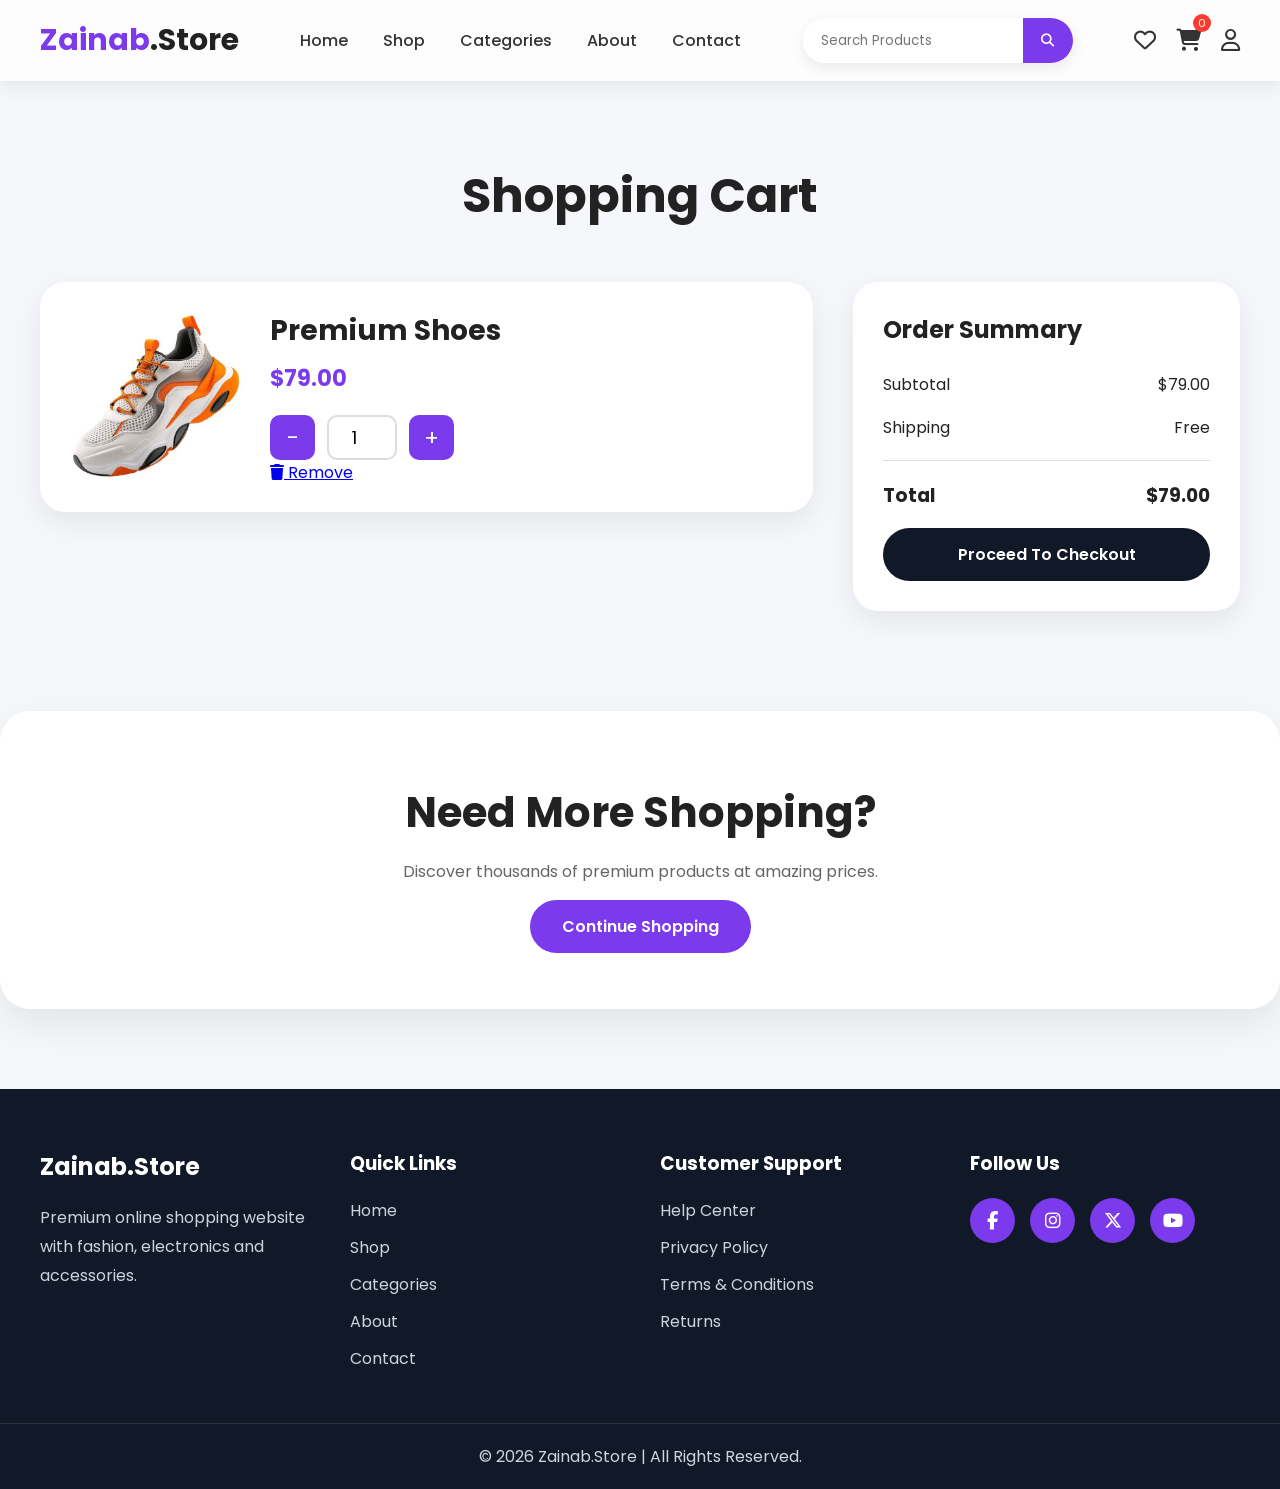
<file: cart.html>
<!DOCTYPE html>
<html lang="en">
<head>
<meta charset="UTF-8">
<meta name="viewport" content="width=device-width, initial-scale=1.0">
<title>Shopping Cart | Zainab.Store</title>

<link rel="stylesheet" href="style.css">

<link rel="stylesheet"
href="https://cdnjs.cloudflare.com/ajax/libs/font-awesome/6.7.2/css/all.min.css">

</head>
<body>

<header>

<nav class="navbar">

<a href="index.html" class="logo">
<span>Zainab</span>.Store
</a>

<ul class="nav-links">

<li><a href="index.html">Home</a></li>
<li><a href="shop.html">Shop</a></li>
<li><a href="categories.html">Categories</a></li>
<li><a href="about.html">About</a></li>
<li><a href="contact.html">Contact</a></li>

</ul>
<div class="search-box">

<input type="search" placeholder="Search Products">

<button>
<i class="fa-solid fa-magnifying-glass"></i>
</button>

</div>

<div class="nav-icons">

<a href="#">
<i class="fa-regular fa-heart"></i>
</a>

<a href="cart.html">
<i class="fa-solid fa-cart-shopping"></i>
<span class="cart-count">0</span>
</a>

<a href="login.html">
<i class="fa-regular fa-user"></i>
</a>

</div>

<div class="menu-toggle">
<i class="fa-solid fa-bars"></i>
</div>

</nav>

</header>

<section class="cart-page">

<h1>Shopping Cart</h1>

<div class="cart-container">

<div class="cart-item">

<img src="images/shoes.png" alt="Shoes">

<div class="cart-info">

<h2>Premium Shoes</h2>

<p class="price">$79.00</p>

<div class="quantity-box">

<button>-</button>

<input type="number" value="1" min="1">

<button>+</button>

</div>

<a href="#" class="remove-btn">
<i class="fa-solid fa-trash"></i>
Remove
</a>

</div>

</div>

<div class="cart-summary">

<h2>Order Summary</h2>

<p>
Subtotal
<span>$79.00</span>
</p>

<p>
Shipping
<span>Free</span>
</p>

<hr>

<h3>
Total
<span>$79.00</span>
</h3>

<a href="checkout.html" class="view-btn">
Proceed To Checkout
</a>

</div>

</div>

</section>

<section class="newsletter">

<div class="newsletter-content">

<h2>Need More Shopping?</h2>

<p>
Discover thousands of premium products at amazing prices.
</p>

<a href="shop.html" class="btn shop-btn">
Continue Shopping
</a>

</div>

</section>

<footer class="footer">

<div class="footer-container">

<div class="footer-box">

<h2>Zainab.Store</h2>

<p>
Premium online shopping website with fashion,
electronics and accessories.
</p>

</div>

<div class="footer-box">

<h3>Quick Links</h3>

<a href="index.html">Home</a>
<a href="shop.html">Shop</a>
<a href="categories.html">Categories</a>
<a href="about.html">About</a>
<a href="contact.html">Contact</a>

</div>

<div class="footer-box">

<h3>Customer Support</h3>

<a href="#">Help Center</a>
<a href="#">Privacy Policy</a>
<a href="#">Terms & Conditions</a>
<a href="#">Returns</a>

</div>

<div class="footer-box">

<h3>Follow Us</h3>

<div class="social-icons">

<a href="#"><i class="fa-brands fa-facebook-f"></i></a>
<a href="#"><i class="fa-brands fa-instagram"></i></a>
<a href="#"><i class="fa-brands fa-x-twitter"></i></a>
<a href="#"><i class="fa-brands fa-youtube"></i></a>

</div>

</div>

</div>

<div class="copyright">
© 2026 Zainab.Store | All Rights Reserved.
</div>

</footer>

<script src="script.js"></script>

</body>
</html>
</file>
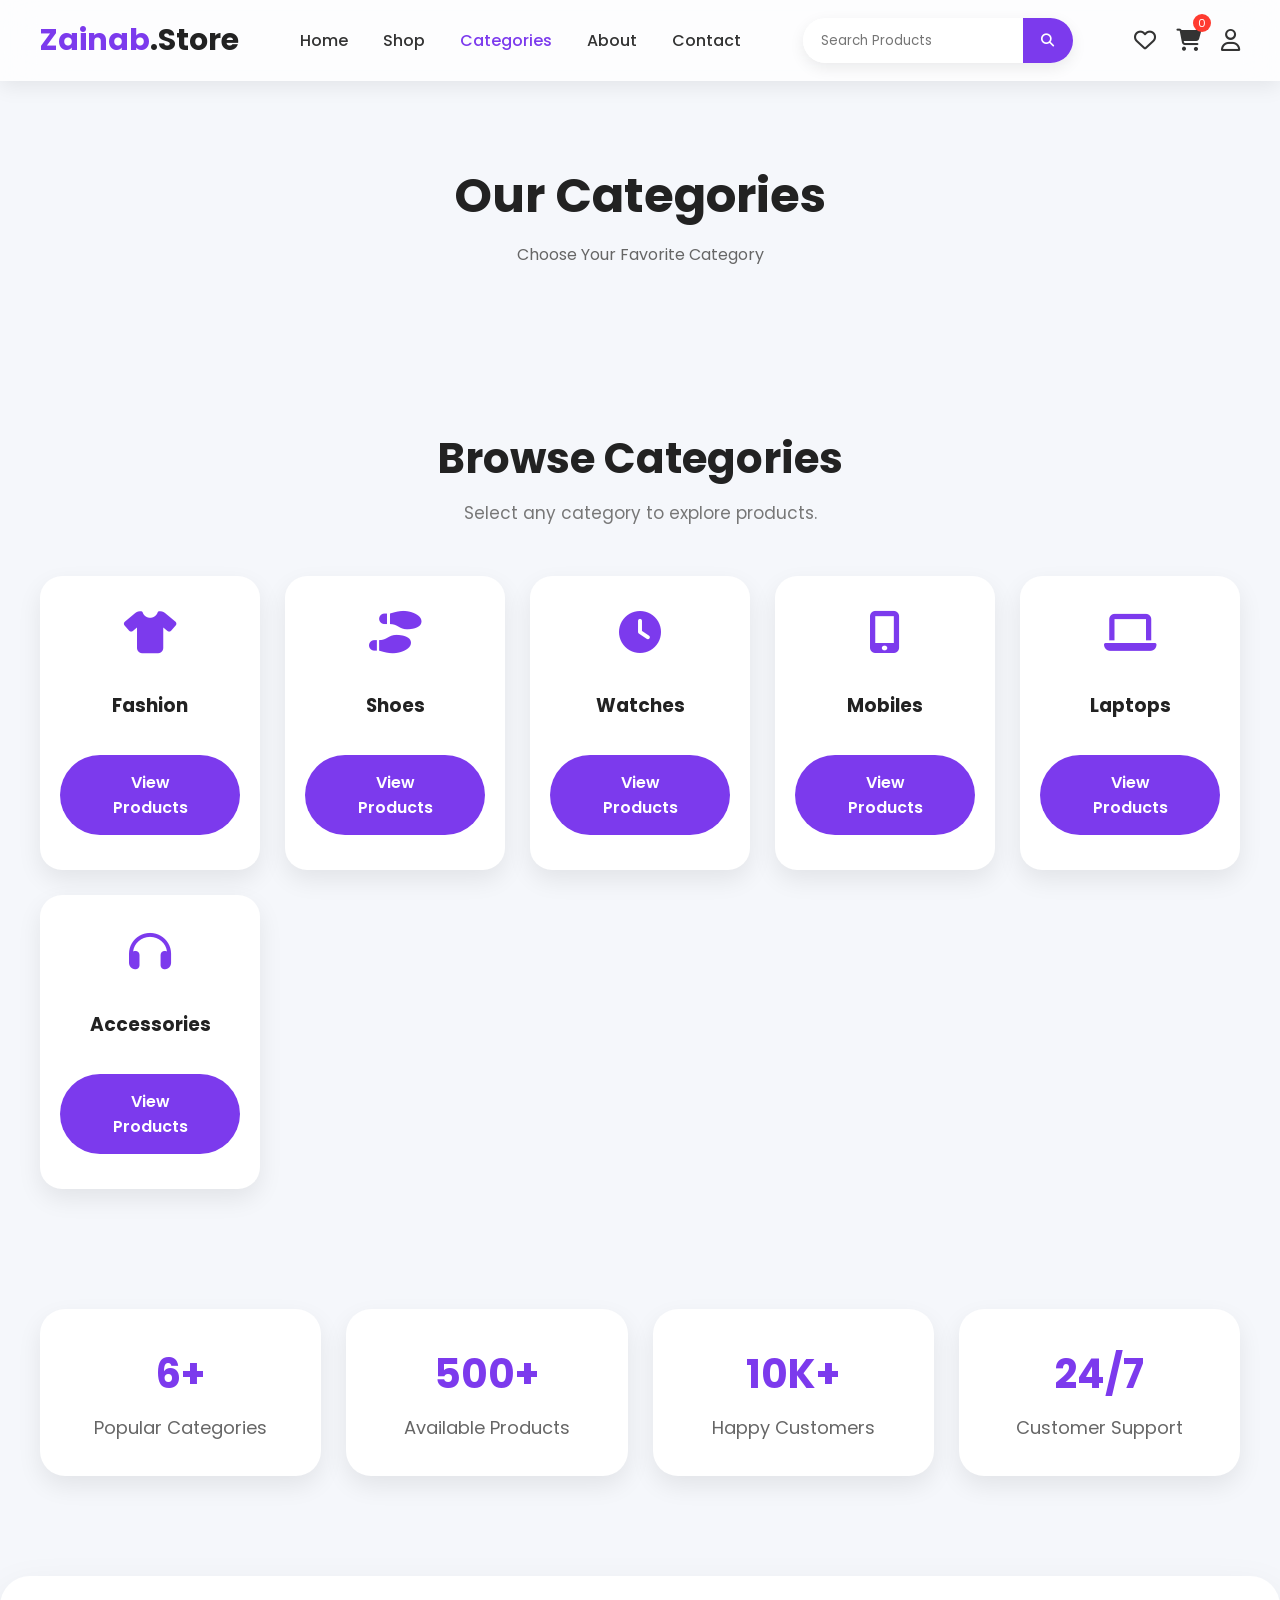
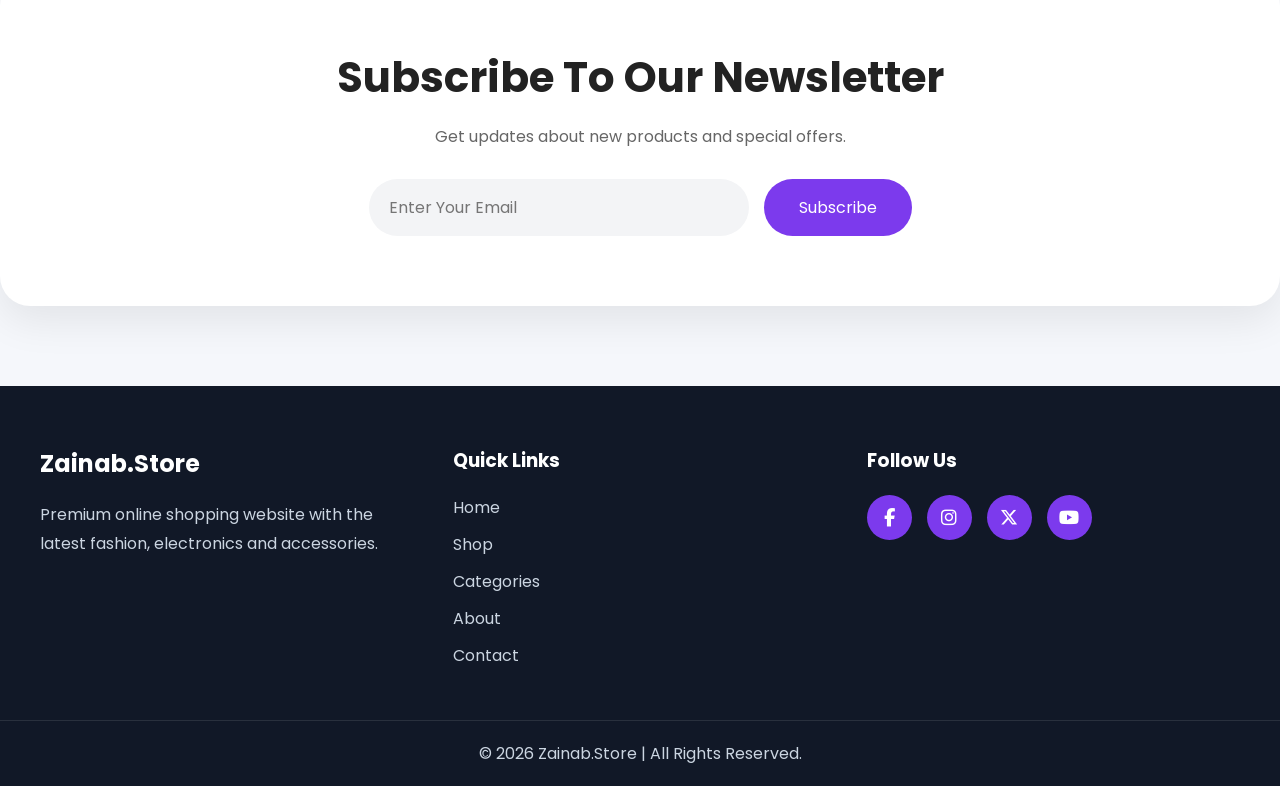
<file: categories.html>
<!DOCTYPE html>
<html lang="en">

<head>

<meta charset="UTF-8">
<meta name="viewport" content="width=device-width, initial-scale=1.0">

<title>Categories | Zainab.Store</title>

<link rel="stylesheet" href="style.css">

<link rel="stylesheet"
href="https://cdnjs.cloudflare.com/ajax/libs/font-awesome/6.7.2/css/all.min.css">

</head>

<body>

<header>

<nav class="navbar">

<a href="index.html" class="logo">
<span>Zainab</span>.Store
</a>

<ul class="nav-links">

<li><a href="index.html">Home</a></li>
<li><a href="shop.html">Shop</a></li>
<li><a href="categories.html" class="active">Categories</a></li>
<li><a href="about.html">About</a></li>
<li><a href="contact.html">Contact</a></li>

</ul>

<div class="search-box">

<input type="search" placeholder="Search Products">

<button>
<i class="fa-solid fa-magnifying-glass"></i>
</button>

</div>

<div class="nav-icons">

<a href="#"><i class="fa-regular fa-heart"></i></a>

<a href="cart.html">
<i class="fa-solid fa-cart-shopping"></i>
<span class="cart-count">0</span>
</a>
<a href="login.html"><i class="fa-regular fa-user"></i></a>

</div>

<div class="menu-toggle">
<i class="fa-solid fa-bars"></i>
</div>

</nav>

</header>

<section class="shop-page">

<h1>Our Categories</h1>

<p>Choose Your Favorite Category</p>

</section>

<section class="categories">

<div class="section-title">

<h2>Browse Categories</h2>

<p>Select any category to explore products.</p>

</div>

<div class="category-grid">

<div class="category-card">
<i class="fa-solid fa-shirt"></i>
<h3>Fashion</h3>
<a href="shop.html" class="btn shop-btn">View Products</a>
</div>

<div class="category-card">
<i class="fa-solid fa-shoe-prints"></i>
<h3>Shoes</h3>
<a href="shop.html" class="btn shop-btn">View Products</a>
</div>

<div class="category-card">
<i class="fa-solid fa-clock"></i>
<h3>Watches</h3>
<a href="shop.html" class="btn shop-btn">View Products</a>
</div>

<div class="category-card">
<i class="fa-solid fa-mobile-screen-button"></i>
<h3>Mobiles</h3>
<a href="shop.html" class="btn shop-btn">View Products</a>
</div>

<div class="category-card">
<i class="fa-solid fa-laptop"></i>
<h3>Laptops</h3>
<a href="shop.html" class="btn shop-btn">View Products</a>
</div>

<div class="category-card">
<i class="fa-solid fa-headphones"></i>
<h3>Accessories</h3>
<a href="shop.html" class="btn shop-btn">View Products</a>
</div>

</div>

</section>
<!-- ========================= -->
<!-- Why Shop By Category -->
<!-- ========================= -->

<section class="stats">

    <div class="stat-box">
        <h2>6+</h2>
        <p>Popular Categories</p>
    </div>

    <div class="stat-box">
        <h2>500+</h2>
        <p>Available Products</p>
    </div>

    <div class="stat-box">
        <h2>10K+</h2>
        <p>Happy Customers</p>
    </div>

    <div class="stat-box">
        <h2>24/7</h2>
        <p>Customer Support</p>
    </div>

</section>

<!-- ========================= -->
<!-- Newsletter -->
<!-- ========================= -->

<section class="newsletter">

    <div class="newsletter-content">

        <h2>Subscribe To Our Newsletter</h2>

        <p>Get updates about new products and special offers.</p>

        <form class="newsletter-form">

            <input type="email" placeholder="Enter Your Email">

            <button type="submit">
                Subscribe
            </button>

        </form>

    </div>

</section>

<!-- ========================= -->
<!-- Footer -->
<!-- ========================= -->

<footer class="footer">

    <div class="footer-container">

        <div class="footer-box">

            <h2>Zainab.Store</h2>

            <p>
                Premium online shopping website with the latest fashion,
                electronics and accessories.
            </p>

        </div>

        <div class="footer-box">

            <h3>Quick Links</h3>

            <a href="index.html">Home</a>
            <a href="shop.html">Shop</a>
            <a href="categories.html">Categories</a>
            <a href="about.html">About</a>
            <a href="contact.html">Contact</a>

        </div>

        <div class="footer-box">

            <h3>Follow Us</h3>

            <div class="social-icons">

                <a href="#"><i class="fa-brands fa-facebook-f"></i></a>

                <a href="#"><i class="fa-brands fa-instagram"></i></a>

                <a href="#"><i class="fa-brands fa-x-twitter"></i></a>

                <a href="#"><i class="fa-brands fa-youtube"></i></a>

            </div>

        </div>

    </div>

    <div class="copyright">

        © 2026 Zainab.Store | All Rights Reserved.

    </div>

</footer>

<script src="script.js"></script>

</body>
</html>
</file>
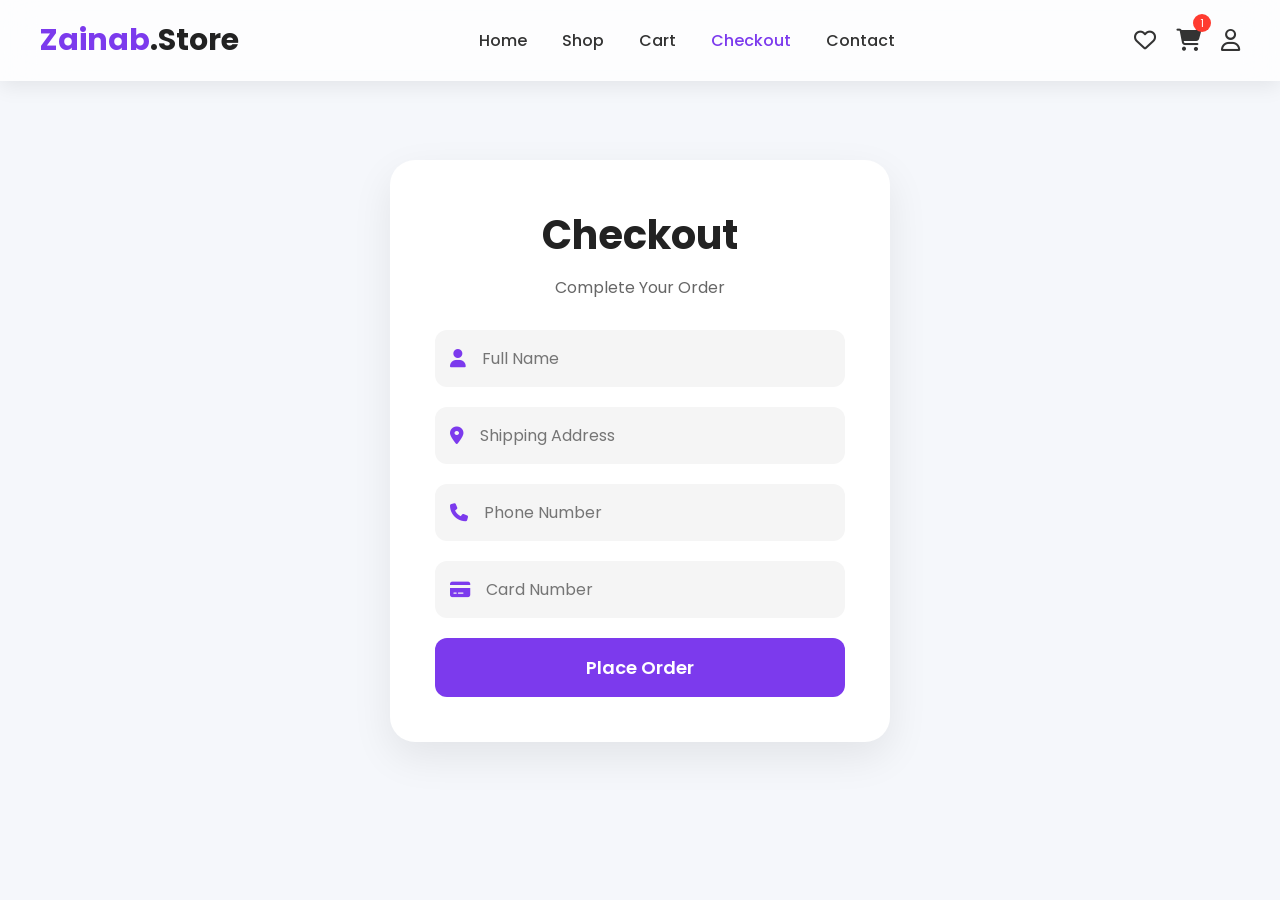
<file: checkout.html>
<!DOCTYPE html>
<html lang="en">

<head>
<meta charset="UTF-8">
<meta name="viewport" content="width=device-width, initial-scale=1.0">

<title>Checkout | Zainab.Store</title>

<link rel="stylesheet" href="style.css">

<link rel="stylesheet"
href="https://cdnjs.cloudflare.com/ajax/libs/font-awesome/6.7.2/css/all.min.css">
</head>

<body>

<header>

<nav class="navbar">

<a href="index.html" class="logo">
<span>Zainab</span>.Store
</a>

<ul class="nav-links">
<li><a href="index.html">Home</a></li>
<li><a href="shop.html">Shop</a></li>
<li><a href="cart.html">Cart</a></li>
<li><a href="checkout.html" class="active">Checkout</a></li>
<li><a href="#">Contact</a></li>
</ul>

<div class="nav-icons">
<a href="wishlist.html"><i class="fa-regular fa-heart"></i></a>

<a href="cart.html">
<i class="fa-solid fa-cart-shopping"></i>
<span class="cart-count">1</span>
</a>

<a href="login.html">
<i class="fa-regular fa-user"></i>
</a>
</div>

</nav>

</header>

<section class="login-page">

<div class="login-box">

<h1>Checkout</h1>

<p>Complete Your Order</p>

<form action="success.html">
<div class="input-box">
<i class="fa-solid fa-user"></i>
<input type="text" placeholder="Full Name" required>
</div>

<div class="input-box">
<i class="fa-solid fa-location-dot"></i>
<input type="text" placeholder="Shipping Address" required>
</div>

<div class="input-box">
<i class="fa-solid fa-phone"></i>
<input type="tel" placeholder="Phone Number" required>
</div>

<div class="input-box">
<i class="fa-solid fa-credit-card"></i>
<input type="text" placeholder="Card Number" required>
</div>

<button type="submit" class="login-btn">
Place Order
</button>
</form>

</div>

</section>

<script src="script.js"></script>

</body>
</html>
</file>
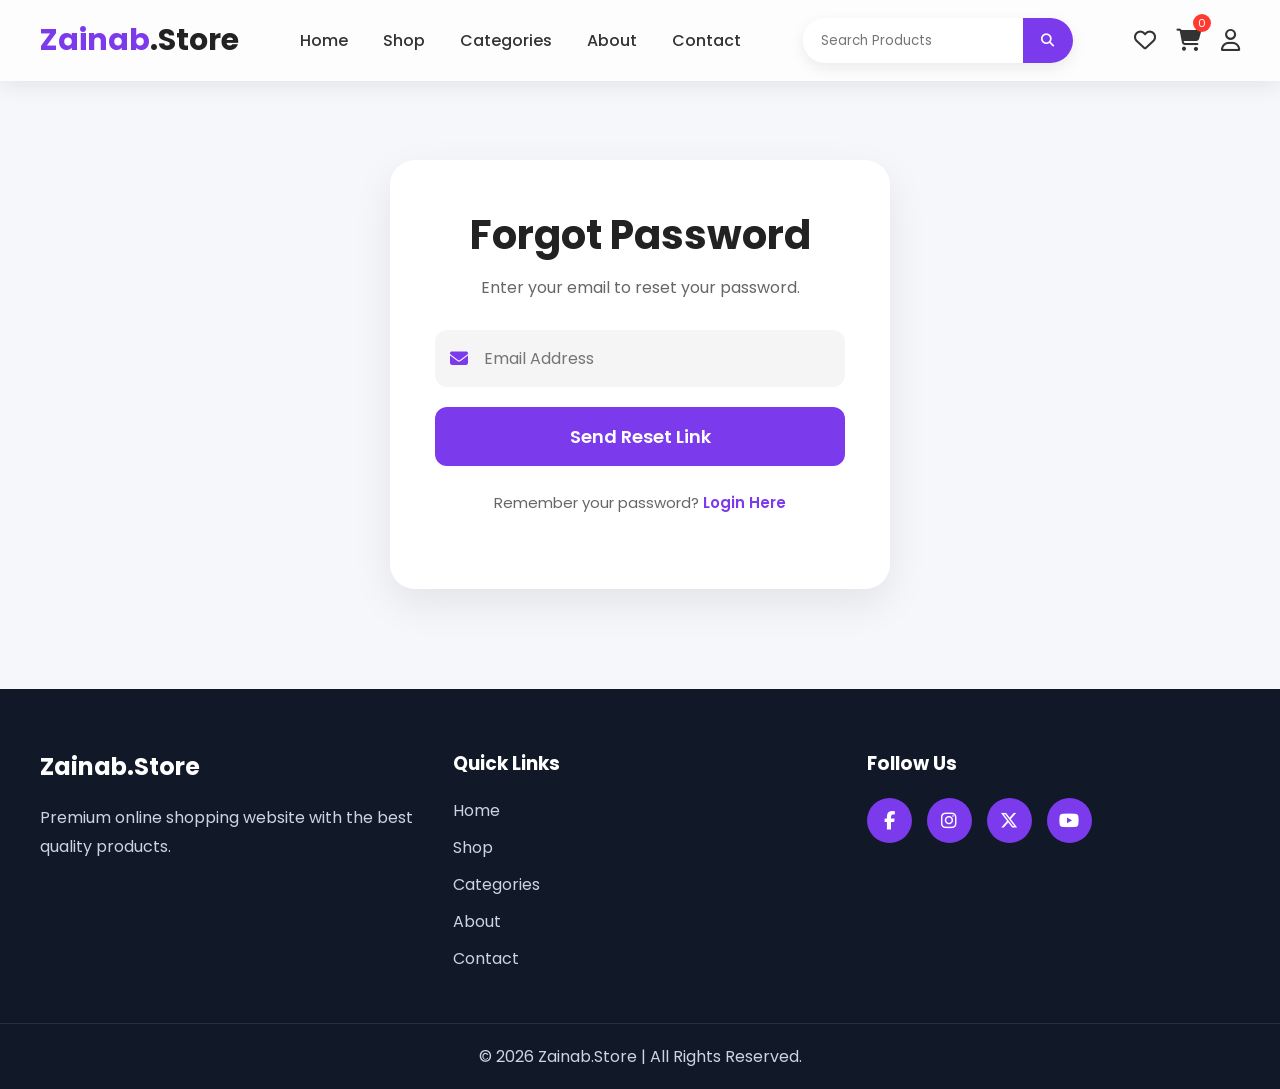
<file: forgot.html>
<!DOCTYPE html>
<html lang="en">

<head>

<meta charset="UTF-8">
<meta name="viewport" content="width=device-width, initial-scale=1.0">

<title>Forgot Password | Zainab.Store</title>

<link rel="stylesheet" href="style.css">

<link rel="stylesheet"
href="https://cdnjs.cloudflare.com/ajax/libs/font-awesome/6.7.2/css/all.min.css">

</head>

<body>

<header>

<nav class="navbar">

<a href="index.html" class="logo">
<span>Zainab</span>.Store
</a>

<ul class="nav-links">

<li><a href="index.html">Home</a></li>
<li><a href="shop.html">Shop</a></li>
<li><a href="categories.html">Categories</a></li>
<li><a href="about.html">About</a></li>
<li><a href="contact.html">Contact</a></li>

</ul>

<div class="search-box">

<input type="search" placeholder="Search Products">

<button>
<i class="fa-solid fa-magnifying-glass"></i>
</button>

</div>

<div class="nav-icons">

<a href="wishlist.html">
<i class="fa-regular fa-heart"></i>
</a>

<a href="cart.html">
<i class="fa-solid fa-cart-shopping"></i>
<span class="cart-count">0</span>
</a>

<a href="login.html">
<i class="fa-regular fa-user"></i>
</a>

</div>

<div class="menu-toggle">
<i class="fa-solid fa-bars"></i>
</div>

</nav>

</header>

<section class="login-page">

<div class="login-box">

<h1>Forgot Password</h1>

<p>Enter your email to reset your password.</p>

<form action="login.html">

<div class="input-box">

<i class="fa-solid fa-envelope"></i>

<input type="email" placeholder="Email Address" required>

</div>

<button type="submit" class="login-btn">

Send Reset Link

</button>

<p class="register-link">

Remember your password?

<a href="login.html">Login Here</a>

</p>

</form>

</div>

</section>

<footer class="footer">

<div class="footer-container">

<div class="footer-box">
<h2>Zainab.Store</h2>
<p>Premium online shopping website with the best quality products.</p>
</div>

<div class="footer-box">
<h3>Quick Links</h3>

<a href="index.html">Home</a>
<a href="shop.html">Shop</a>
<a href="categories.html">Categories</a>
<a href="about.html">About</a>
<a href="contact.html">Contact</a>

</div>

<div class="footer-box">

<h3>Follow Us</h3>

<div class="social-icons">

<a href="#"><i class="fa-brands fa-facebook-f"></i></a>
<a href="#"><i class="fa-brands fa-instagram"></i></a>
<a href="#"><i class="fa-brands fa-x-twitter"></i></a>
<a href="#"><i class="fa-brands fa-youtube"></i></a>

</div>

</div>

</div>

<div class="copyright">
© 2026 Zainab.Store | All Rights Reserved.
</div>

</footer>

<script src="script.js"></script>

</body>
</html>
</file>
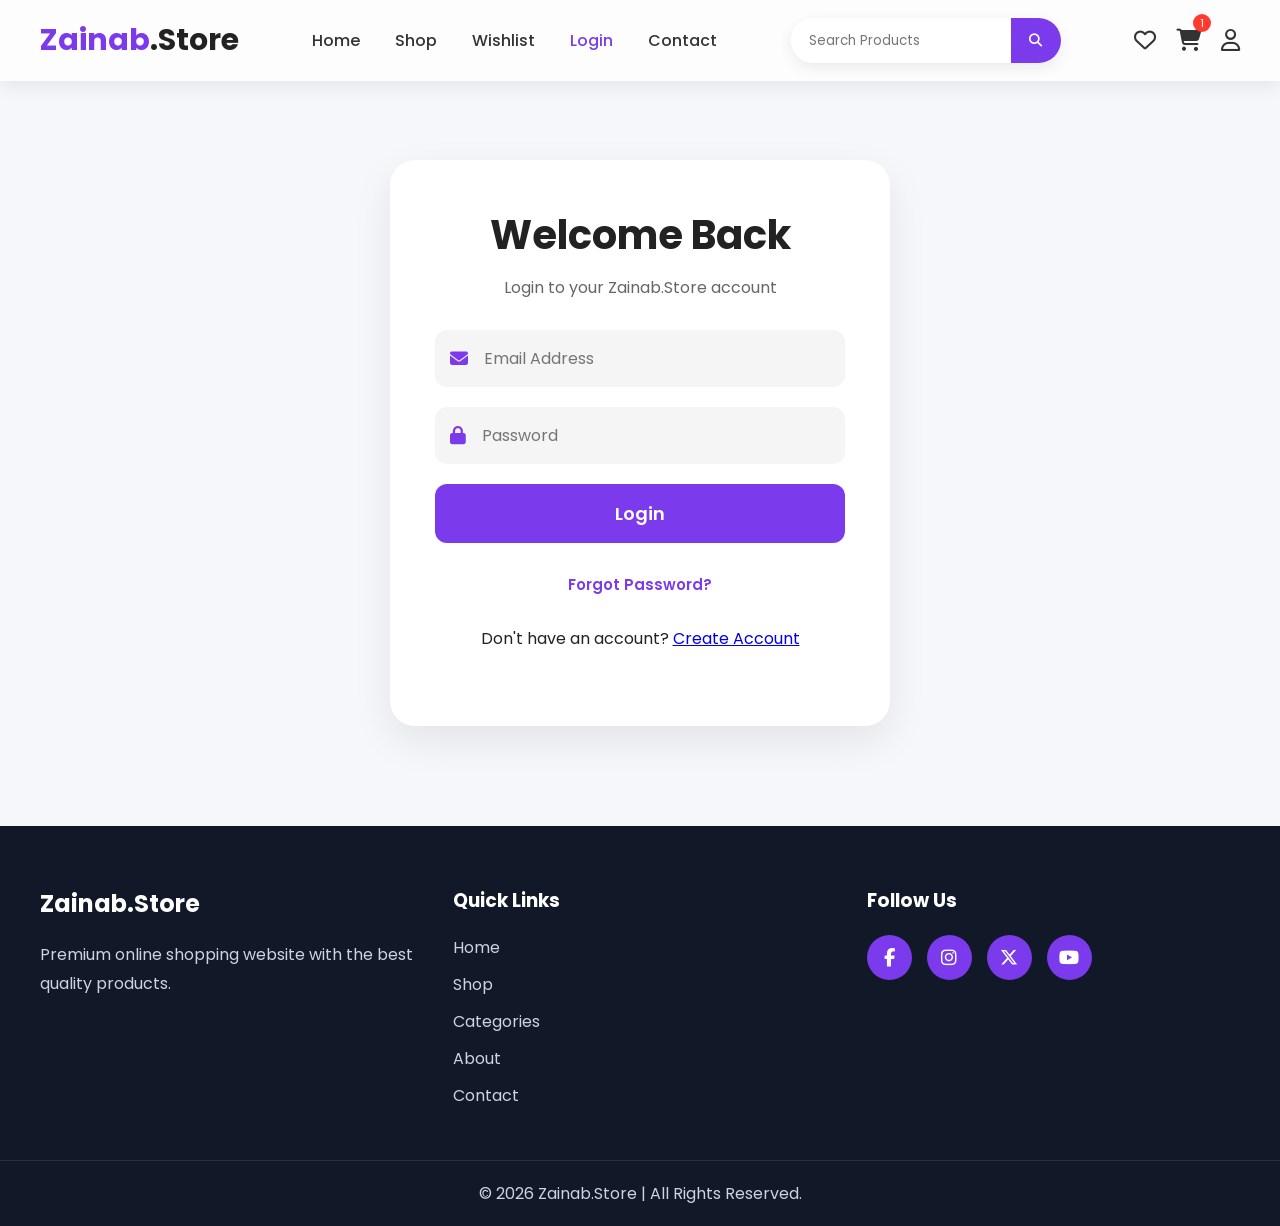
<file: login.html>
<!DOCTYPE html>
<html lang="en">

<head>

<meta charset="UTF-8">
<meta name="viewport" content="width=device-width, initial-scale=1.0">

<title>Login | Zainab.Store</title>

<link rel="stylesheet" href="style.css">

<link rel="stylesheet"
href="https://cdnjs.cloudflare.com/ajax/libs/font-awesome/6.7.2/css/all.min.css">

</head>

<body>

<header>

<nav class="navbar">

<a href="index.html" class="logo">
<span>Zainab</span>.Store
</a>

<ul class="nav-links">

<li><a href="index.html">Home</a></li>
<li><a href="shop.html">Shop</a></li>
<li><a href="wishlist.html">Wishlist</a></li>
<li><a href="login.html" class="active">Login</a></li>
<li><a href="contact.html">Contact</a></li>

</ul>

<div class="search-box">

<input type="search" placeholder="Search Products">

<button>
<i class="fa-solid fa-magnifying-glass"></i>
</button>

</div>

<div class="nav-icons">

<a href="wishlist.html"><i class="fa-regular fa-heart"></i></a>

<a href="cart.html">
<i class="fa-solid fa-cart-shopping"></i>
<span class="cart-count">1</span>
</a>

<a href="login.html">
<i class="fa-regular fa-user"></i>
</a>

</div>

</nav>

</header>

<section class="login-page">

<div class="login-box">

<h1>Welcome Back</h1>

<p>Login to your Zainab.Store account</p>

<form action="success.html">

<div class="input-box">

<i class="fa-solid fa-envelope"></i>

<input type="email" placeholder="Email Address" required>

</div>

<div class="input-box">

<i class="fa-solid fa-lock"></i>

<input type="password" placeholder="Password" required>

</div>

<button type="submit" class="login-btn">

Login

</button>

<p class="register-link">
<p class="register-link">
<a href="forgot.html">Forgot Password?</a>
</p>
Don't have an account?

<a href="register.html">Create Account</a>

</p>

</form>

</div>

</section>
<footer class="footer">

    <div class="footer-container">

        <div class="footer-box">
            <h2>Zainab.Store</h2>
            <p>Premium online shopping website with the best quality products.</p>
        </div>

        <div class="footer-box">
            <h3>Quick Links</h3>

            <a href="index.html">Home</a>
            <a href="shop.html">Shop</a>
            <a href="categories.html">Categories</a>
            <a href="about.html">About</a>
            <a href="contact.html">Contact</a>

        </div>

        <div class="footer-box">
            <h3>Follow Us</h3>

            <div class="social-icons">
                <a href="#"><i class="fa-brands fa-facebook-f"></i></a>
                <a href="#"><i class="fa-brands fa-instagram"></i></a>
                <a href="#"><i class="fa-brands fa-x-twitter"></i></a>
                <a href="#"><i class="fa-brands fa-youtube"></i></a>
            </div>

        </div>

    </div>

    <div class="copyright">
        © 2026 Zainab.Store | All Rights Reserved.
    </div>

</footer>
<script src="script.js"></script>

</body>

</html>
</file>
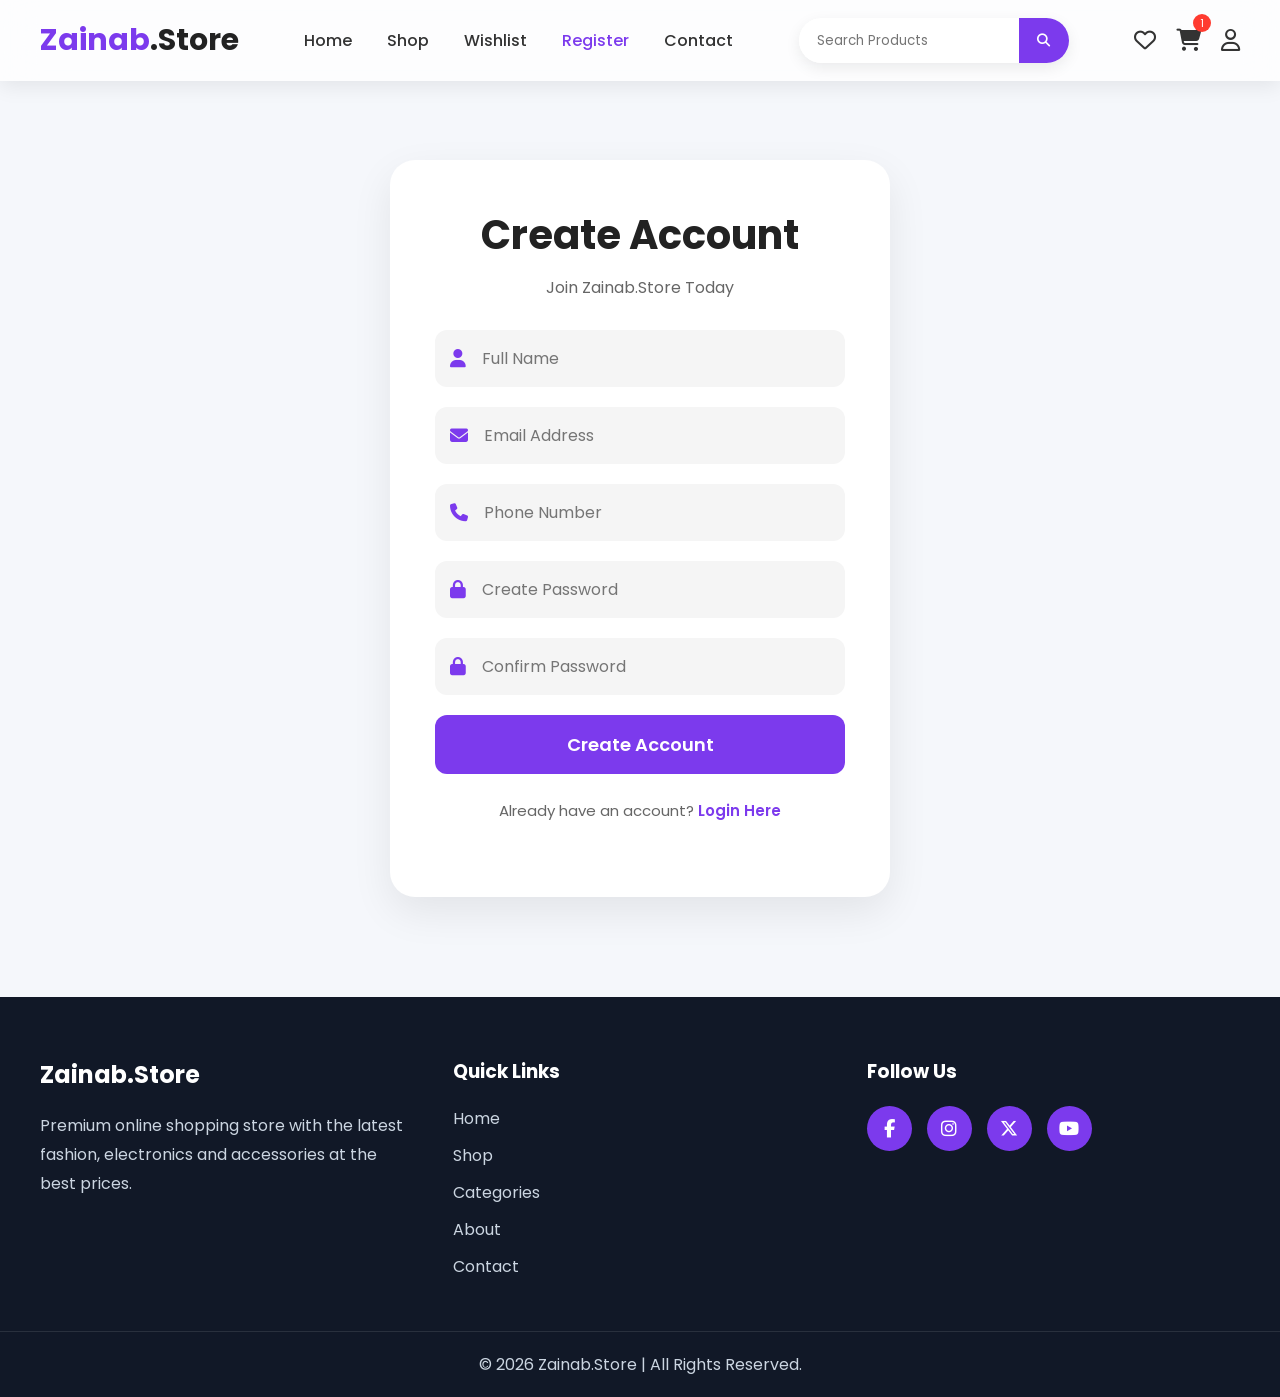
<file: register.html>
<!DOCTYPE html>
<html lang="en">

<head>

<meta charset="UTF-8">
<meta name="viewport" content="width=device-width, initial-scale=1.0">

<title>Register | Zainab.Store</title>

<link rel="stylesheet" href="style.css">

<link rel="stylesheet"
href="https://cdnjs.cloudflare.com/ajax/libs/font-awesome/6.7.2/css/all.min.css">

</head>

<body>

<header>

<nav class="navbar">

<a href="index.html" class="logo">
<span>Zainab</span>.Store
</a>

<ul class="nav-links">

<li><a href="index.html">Home</a></li>
<li><a href="shop.html">Shop</a></li>
<li><a href="wishlist.html">Wishlist</a></li>
<li><a href="register.html" class="active">Register</a></li>
<li><a href="contact.html">Contact</a></li>

</ul>

<div class="search-box">

<input type="search" placeholder="Search Products">

<button>
<i class="fa-solid fa-magnifying-glass"></i>
</button>

</div>

<div class="nav-icons">

<a href="wishlist.html"><i class="fa-regular fa-heart"></i></a>

<a href="cart.html">
<i class="fa-solid fa-cart-shopping"></i>
<span class="cart-count">1</span>
</a>

<a href="login.html">
<i class="fa-regular fa-user"></i>
</a>

</div>

</nav>

</header>

<section class="login-page">

<div class="login-box">

<h1>Create Account</h1>

<p>Join Zainab.Store Today</p>

<form action="success.html">

<div class="input-box">

<i class="fa-solid fa-user"></i>

<input type="text" placeholder="Full Name" required>

</div>

<div class="input-box">

<i class="fa-solid fa-envelope"></i>

<input type="email" placeholder="Email Address" required>

</div>

<div class="input-box">

<i class="fa-solid fa-phone"></i>

<input type="tel" placeholder="Phone Number" required>

</div>

<div class="input-box">

<i class="fa-solid fa-lock"></i>

<input type="password" placeholder="Create Password" required>

</div>

<div class="input-box">

<i class="fa-solid fa-lock"></i>

<input type="password" placeholder="Confirm Password" required>

</div>

<button type="submit" class="login-btn">

Create Account

</button>

<p class="register-link">

Already have an account?

<a href="login.html">Login Here</a>

</p>

</form>

</div>

</section>
<footer class="footer">

    <div class="footer-container">

        <div class="footer-box">

            <h2>Zainab.Store</h2>

            <p>
                Premium online shopping store with the latest fashion,
                electronics and accessories at the best prices.
            </p>

        </div>

        <div class="footer-box">

            <h3>Quick Links</h3>

            <a href="index.html">Home</a>
            <a href="shop.html">Shop</a>
            <a href="categories.html">Categories</a>
            <a href="about.html">About</a>
            <a href="contact.html">Contact</a>

        </div>

        <div class="footer-box">

            <h3>Follow Us</h3>

            <div class="social-icons">
                <a href="#"><i class="fa-brands fa-facebook-f"></i></a>
                <a href="#"><i class="fa-brands fa-instagram"></i></a>
                <a href="#"><i class="fa-brands fa-x-twitter"></i></a>
                <a href="#"><i class="fa-brands fa-youtube"></i></a>
            </div>

        </div>

    </div>

    <div class="copyright">
        © 2026 Zainab.Store | All Rights Reserved.
    </div>

</footer>
<script src="script.js"></script>

</body>

</html>
</file>
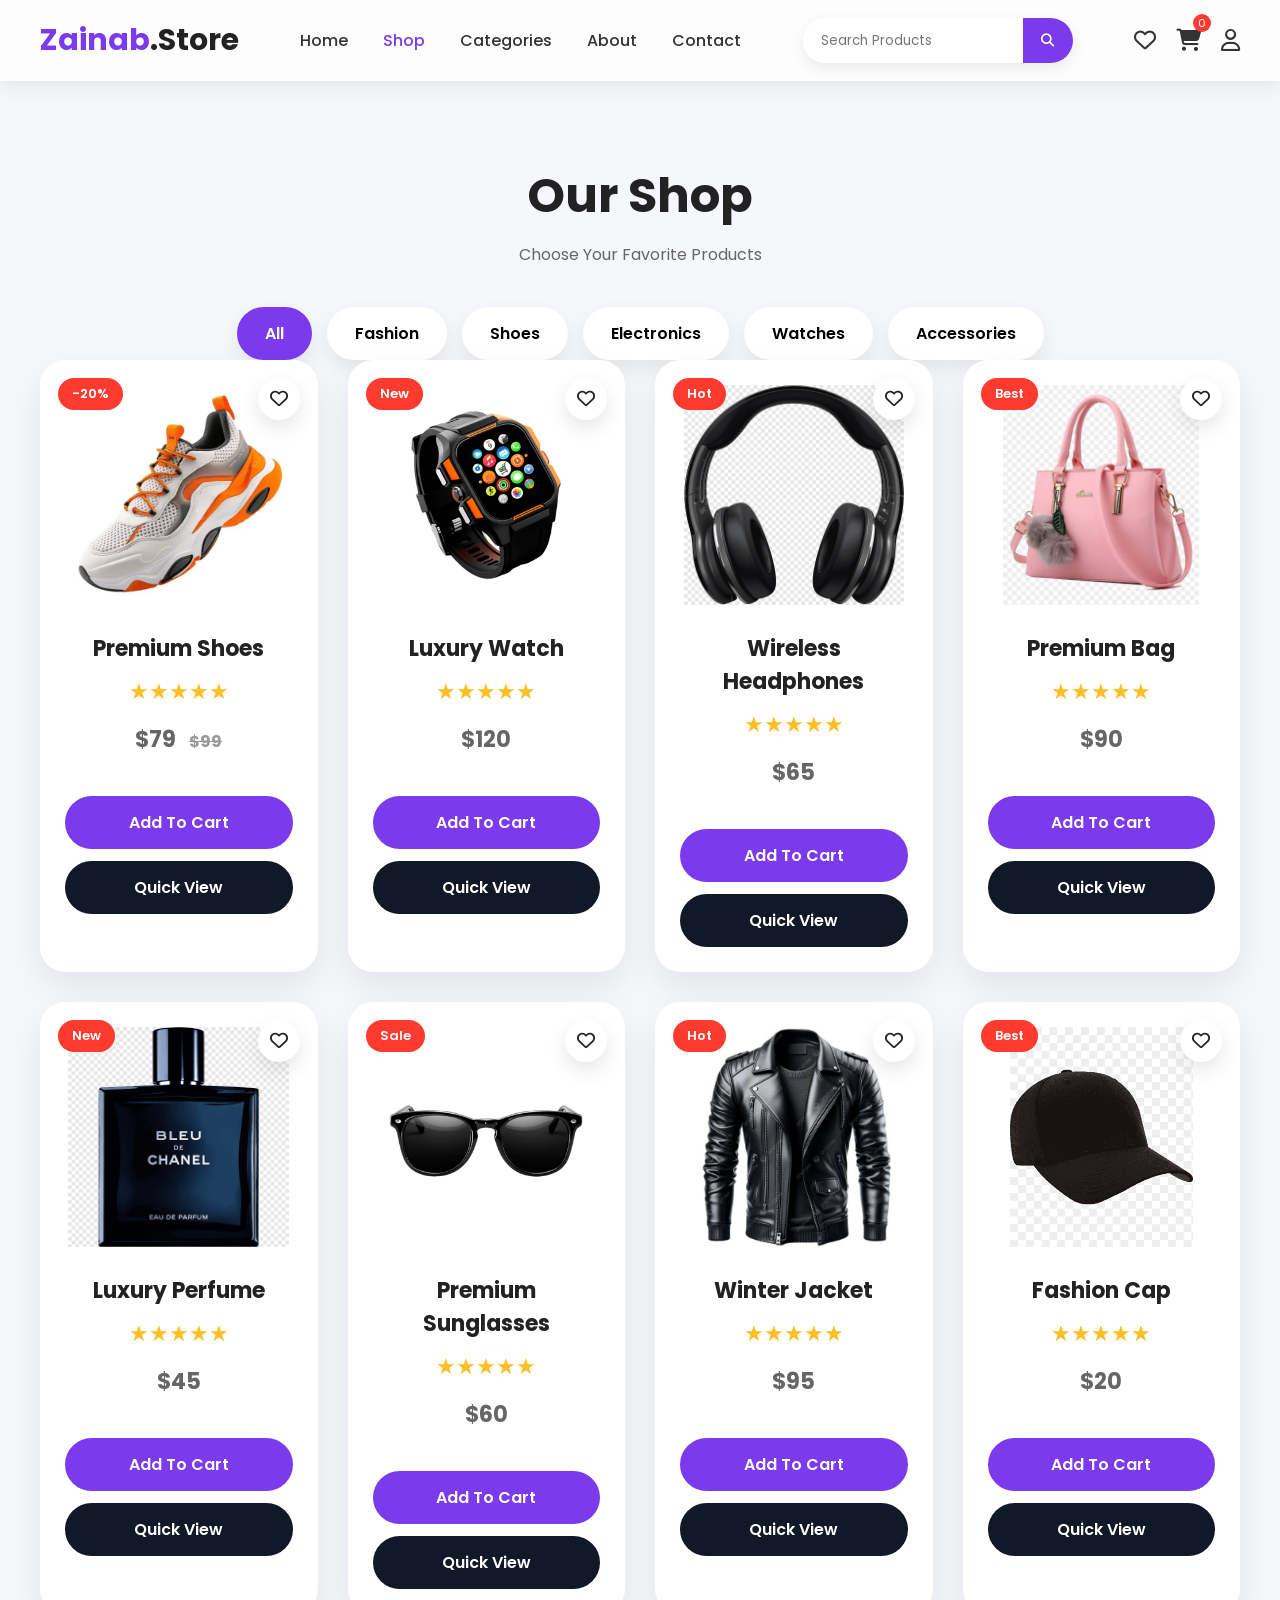
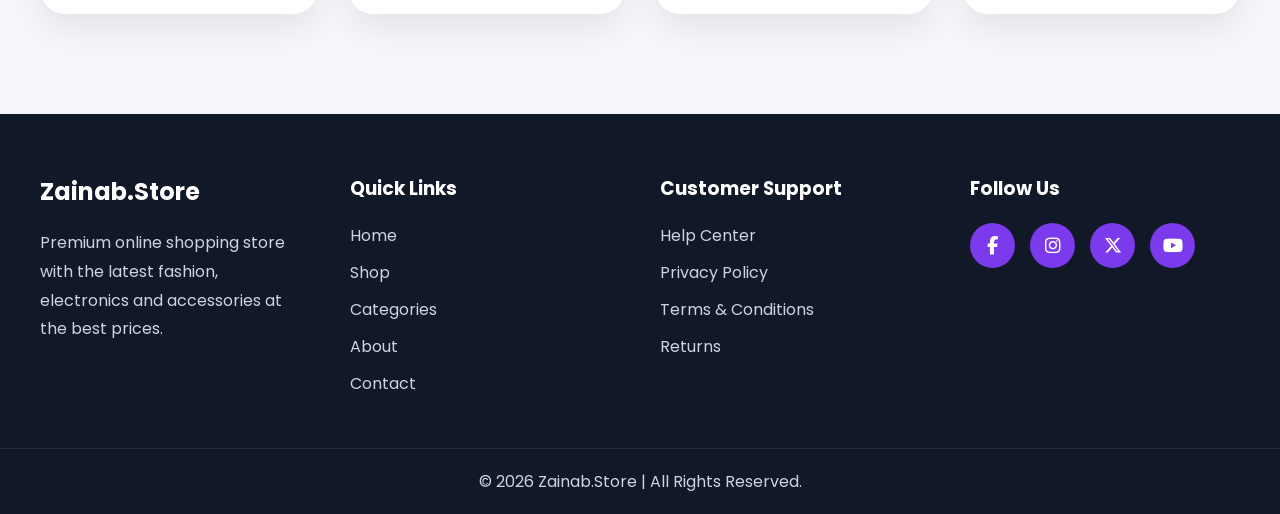
<file: shop.html>
<!DOCTYPE html>
<html lang="en">

<head>

<meta charset="UTF-8">

<meta name="viewport" content="width=device-width, initial-scale=1.0">

<title>Shop | Zainab.Store</title>

<link rel="stylesheet" href="style.css">

<link rel="stylesheet"
href="https://cdnjs.cloudflare.com/ajax/libs/font-awesome/6.7.2/css/all.min.css">

</head>

<body>

<header>

<nav class="navbar">

<a href="index.html" class="logo">
<span>Zainab</span>.Store
</a>

<ul class="nav-links">

<li><a href="index.html">Home</a></li>

<li><a href="shop.html" class="active">Shop</a></li>

<li><a href="categories.html">Categories</a></li>

<li><a href="about.html">About</a></li>

<li><a href="contact.html">Contact</a></li>
</ul>

<div class="search-box">

<input type="search" placeholder="Search Products">

<button>

<i class="fa-solid fa-magnifying-glass"></i>

</button>

</div>

<div class="nav-icons">

<a href="#"><i class="fa-regular fa-heart"></i></a>

<a href="cart.html">
<i class="fa-solid fa-cart-shopping"></i>
<span class="cart-count">0</span>

</a>
<a href="login.html">
<i class="fa-regular fa-user"></i>
</a>
</div>
<div class="menu-toggle">
    <i class="fa-solid fa-bars"></i>
</div>
</nav>

</header>

<section class="shop-page">

<h1>Our Shop</h1>

<p>Choose Your Favorite Products</p>
<!-- ========================= -->
<!-- Shop Filter -->
<!-- ========================= -->

<div class="shop-filter">

    <button class="filter-btn active">All</button>

    <button class="filter-btn">Fashion</button>

    <button class="filter-btn">Shoes</button>

    <button class="filter-btn">Electronics</button>

    <button class="filter-btn">Watches</button>

    <button class="filter-btn">Accessories</button>

</div>
<!-- ========================= -->
<!-- Products Grid -->
<!-- ========================= -->

<div class="products-grid">

    <!-- Product 1 -->
    <div class="product-card">

        <span class="sale">-20%</span>
        <div class="wishlist-icon">
    <i class="fa-regular fa-heart"></i>
</div>

<img src="images/shoes.png" alt="Shoes">
        <h3>Premium Shoes</h3>

        <div class="stars">
            ★★★★★
        </div>

        <p class="price">$79 <span>$99</span></p>

        <button class="cart-btn">Add To Cart</button>
        <a href="product.html" class="view-btn">
    Quick View
</a>

    </div>

    <!-- Product 2 -->
    <div class="product-card">

        <span class="sale">New</span>
        <div class="wishlist-icon">
    <i class="fa-regular fa-heart"></i>
</div>

<img src="images/watch.png" alt="Watch">
        <h3>Luxury Watch</h3>

        <div class="stars">
            ★★★★★
        </div>

        <p class="price">$120</p>

        <button class="cart-btn">Add To Cart</button>
        <a href="product.html" class="view-btn">
    Quick View
</a>

    </div>

    <!-- Product 3 -->
    <div class="product-card">

        <span class="sale">Hot</span>
        <div class="wishlist-icon">
    <i class="fa-regular fa-heart"></i>
</div>
<img src="images/headphones.png" alt="Headphones">
        <h3>Wireless Headphones</h3>

        <div class="stars">
            ★★★★★
        </div>

        <p class="price">$65</p>

        <button class="cart-btn">Add To Cart</button>
        <a href="product.html" class="view-btn">
    Quick View
</a>

    </div>

    <!-- Product 4 -->
    <div class="product-card">

        <span class="sale">Best</span>
        <div class="wishlist-icon">
    <i class="fa-regular fa-heart"></i>
</div>

<img src="images/bag.png" alt="Bag">
        <h3>Premium Bag</h3>

        <div class="stars">
            ★★★★★
        </div>

        <p class="price">$90</p>

        <button class="cart-btn">Add To Cart</button>
        <a href="product.html" class="view-btn">
    Quick View
</a>

    </div>
<!-- Product 5 -->
<div class="product-card">
    <span class="sale">New</span>

    <div class="wishlist-icon">
        <i class="fa-regular fa-heart"></i>
    </div>

<img src="images/perfume.png" alt="Perfume">
    <h3>Luxury Perfume</h3>

    <div class="stars">★★★★★</div>

    <p class="price">$45</p>

    <button class="cart-btn">Add To Cart</button>

    <a href="product.html" class="view-btn">Quick View</a>
</div>

<!-- Product 6 -->
<div class="product-card">
    <span class="sale">Sale</span>

    <div class="wishlist-icon">
        <i class="fa-regular fa-heart"></i>
    </div>

    <img src="images/sunglasses.png" alt="Sunglasses">

    <h3>Premium Sunglasses</h3>

    <div class="stars">★★★★★</div>

    <p class="price">$60</p>

    <button class="cart-btn">Add To Cart</button>

    <a href="product.html" class="view-btn">Quick View</a>
</div>

<!-- Product 7 -->
<div class="product-card">
    <span class="sale">Hot</span>

    <div class="wishlist-icon">
        <i class="fa-regular fa-heart"></i>
    </div>

                <img src="images/jacket.png" alt="Jacket">
    <h3>Winter Jacket</h3>

    <div class="stars">★★★★★</div>

    <p class="price">$95</p>

    <button class="cart-btn">Add To Cart</button>

    <a href="product.html" class="view-btn">Quick View</a>
</div>

<!-- Product 8 -->
<div class="product-card">
    <span class="sale">Best</span>

    <div class="wishlist-icon">
        <i class="fa-regular fa-heart"></i>
    </div>


            <img src="images/cap.png" alt="Cap">
    <h3>Fashion Cap</h3>

    <div class="stars">★★★★★</div>

    <p class="price">$20</p>

    <button class="cart-btn">Add To Cart</button>

    <a href="product.html" class="view-btn">Quick View</a>
</div>
</div>
</section>
 <footer class="footer">

        <div class="footer-container">

            <div class="footer-box">

                <h2>Zainab.Store</h2>

                <p>
                    Premium online shopping store with the latest fashion,
                    electronics and accessories at the best prices.
                </p>

            </div>

            <div class="footer-box">

                <h3>Quick Links</h3>
                <a href="index.html">Home</a>
                <a href="shop.html">Shop</a>
                <a href="categories.html">Categories</a>
                <a href="about.html">About</a>
                <a href="contact.html">Contact</a>
            </div>

            <div class="footer-box">

                <h3>Customer Support</h3>

                <a href="#">Help Center</a>
                <a href="#">Privacy Policy</a>
                <a href="#">Terms & Conditions</a>
                <a href="#">Returns</a>

            </div>

            <div class="footer-box">

                <h3>Follow Us</h3>

                <div class="social-icons">

                    <a href="#"><i class="fa-brands fa-facebook-f"></i></a>

                    <a href="#"><i class="fa-brands fa-instagram"></i></a>

                    <a href="#"><i class="fa-brands fa-x-twitter"></i></a>

                    <a href="#"><i class="fa-brands fa-youtube"></i></a>

                </div>

            </div>

        </div>

        <div class="copyright">

            © 2026 Zainab.Store | All Rights Reserved.

        </div>

    </footer>

<script src="script.js"></script>

</body>

</html>
</file>
<file: style.css>
/* ==========================
   Google Font
========================== */

@import url('https://fonts.googleapis.com/css2?family=Poppins:wght@300;400;500;600;700;800&display=swap');

/* ==========================
   Reset
========================== */

*{
    margin:0;
    padding:0;
    box-sizing:border-box;
    font-family:'Poppins',sans-serif;
}

html{
    scroll-behavior:smooth;
}

body{
    background:#f5f7fb;
    color:#222;
}

/* ==========================
   Navbar
========================== */

header{
    width:100%;
    position:fixed;
    top:0;
    left:0;
    z-index:1000;

    background:rgba(255,255,255,.75);

    backdrop-filter:blur(18px);

    box-shadow:0 5px 20px rgba(0,0,0,.08);
}

.navbar{

    max-width:1300px;

    margin:auto;

    display:flex;

    justify-content:space-between;

    align-items:center;

    padding:18px 40px;
}

.logo{

    text-decoration:none;

    font-size:30px;

    font-weight:700;

    color:#222;
}

.logo span{

    color:#7c3aed;
}

.nav-links{

    display:flex;

    list-style:none;

    gap:35px;
}

.nav-links a{

    text-decoration:none;

    color:#333;

    font-weight:500;

    transition:.3s;
}

.nav-links a:hover,

.nav-links .active{

    color:#7c3aed;
}

.search-box{

    display:flex;

    align-items:center;

    background:#fff;

    border-radius:50px;

    overflow:hidden;

    box-shadow:0 5px 15px rgba(0,0,0,.08);
}

.search-box input{

    border:none;

    outline:none;

    padding:12px 18px;

    width:220px;
}

.search-box button{

    border:none;

    background:#7c3aed;

    color:#fff;

    width:50px;

    height:45px;

    cursor:pointer;
}

.nav-icons{

    display:flex;

    gap:20px;

    font-size:22px;

    align-items:center;
}

.nav-icons a{

    color:#333;

    position:relative;
}

.cart-count{

    position:absolute;

    top:-10px;

    right:-10px;

    background:#ff3b30;

    color:#fff;

    width:18px;

    height:18px;

    border-radius:50%;

    font-size:11px;

    display:flex;

    justify-content:center;

    align-items:center;
}

/* ==========================
   Hero
========================== */

.hero{

    max-width:1300px;

    margin:130px auto 60px;

    padding:40px;

    display:flex;

    align-items:center;

    justify-content:space-between;

    gap:60px;
}

.hero-content{

    flex:1;
}

.tag{

    display:inline-block;

    background:#ede9fe;

    color:#7c3aed;

    padding:8px 18px;

    border-radius:30px;

    font-weight:600;

    margin-bottom:20px;
}

.hero h1{

    font-size:60px;

    line-height:1.2;

    margin-bottom:20px;
}

.hero h1 span{

    color:#7c3aed;
}

.hero p{

    font-size:18px;

    color:#666;

    line-height:1.8;

    margin-bottom:35px;
}

.hero-buttons{

    display:flex;

    gap:20px;
}

.btn{

    text-decoration:none;

    padding:15px 32px;

    border-radius:50px;

    font-weight:600;

    transition:.3s;
}

.shop-btn{

    background:#7c3aed;

    color:#fff;
}

.shop-btn:hover{

    transform:translateY(-4px);
}

.learn-btn{

    border:2px solid #7c3aed;

    color:#7c3aed;
}

.learn-btn:hover{

    background:#7c3aed;

    color:#fff;
}

.hero-image{

    flex:1;

    text-align:center;
}

.hero-image img{

    width:100%;

    max-width:550px;
}
/* ==========================
   Featured Products
========================== */

.featured-products{
    max-width:1300px;
    margin:80px auto;
    padding:20px 40px;
}

.section-title{
    text-align:center;
    margin-bottom:50px;
}

.section-title h2{
    font-size:42px;
    color:#222;
    margin-bottom:10px;
}

.section-title p{
    color:#777;
    font-size:17px;
}

.products-grid{
    display:grid;
    grid-template-columns:repeat(auto-fit,minmax(260px,1fr));
    gap:30px;
}

.product-card{
    background:#fff;
    border-radius:25px;
    padding:25px;
    text-align:center;
    position:relative;
    transition:.35s;
    box-shadow:0 15px 35px rgba(0,0,0,.08);
}

.product-card:hover{
    transform:translateY(-12px);
    box-shadow:0 20px 45px rgba(124,58,237,.20);
}

.product-card img{
    width:100%;
    height:220px;
    object-fit:contain;
    margin-bottom:20px;
}

.product-card h3{
    font-size:22px;
    margin-bottom:10px;
}

.price{
    color:#7c3aed;
    font-size:22px;
    font-weight:700;
    margin-bottom:20px;
}

.price span{
    color:#999;
    text-decoration:line-through;
    font-size:16px;
    margin-left:8px;
}

.cart-btn{
    width:100%;
    border:none;
    background:#7c3aed;
    color:#fff;
    padding:14px;
    border-radius:50px;
    cursor:pointer;
    font-size:16px;
    font-weight:600;
    transition:.3s;
}

.cart-btn:hover{
    background:#5b21b6;
}

.sale{
    position:absolute;
    top:18px;
    left:18px;
    background:#ff3b30;
    color:#fff;
    padding:6px 14px;
    border-radius:20px;
    font-size:13px;
    font-weight:600;
}
/* ==========================
   Categories
========================== */

.categories{
    max-width:1300px;
    margin:80px auto;
    padding:20px 40px;
}

.category-grid{
    display:grid;
    grid-template-columns:repeat(auto-fit,minmax(180px,1fr));
    gap:25px;
}

.category-card{
    background:#fff;
    padding:35px 20px;
    border-radius:22px;
    text-align:center;
    cursor:pointer;
    transition:.35s;
    box-shadow:0 10px 25px rgba(0,0,0,.08);
}

.category-card:hover{
    transform:translateY(-10px);
    box-shadow:0 18px 35px rgba(124,58,237,.18);
}

.category-card i{
    font-size:42px;
    color:#7c3aed;
    margin-bottom:18px;
}


.category-card h3{
    margin: 20px 0;
}

.category-card .shop-btn{
    display: inline-block;
    margin-top: 15px;
}
/* ==========================
   Sale Banner
========================== */

.sale-banner{

    max-width:1300px;

    margin:80px auto;

    padding:70px 30px;

    border-radius:30px;

    text-align:center;

    background:linear-gradient(135deg,#7c3aed,#5b21b6);

    color:#fff;
}

.sale-content h2{

    font-size:48px;

    margin-bottom:20px;
}

.sale-content p{

    font-size:20px;

    margin-bottom:35px;
}

.sale-btn{

    display:inline-block;

    text-decoration:none;

    color:#7c3aed;

    background:#fff;

    padding:15px 40px;

    border-radius:50px;

    font-weight:700;

    transition:.3s;
}

.sale-btn:hover{

    transform:translateY(-5px);

    box-shadow:0 15px 30px rgba(255,255,255,.35);
}
/* ==========================
   Customer Reviews
========================== */

.reviews{
    max-width:1300px;
    margin:80px auto;
    padding:20px 40px;
}

.review-grid{
    display:grid;
    grid-template-columns:repeat(auto-fit,minmax(300px,1fr));
    gap:30px;
}

.review-card{
    background:#fff;
    padding:30px;
    border-radius:25px;
    text-align:center;
    box-shadow:0 15px 35px rgba(0,0,0,.08);
    transition:.3s;
}

.review-card:hover{
    transform:translateY(-10px);
}

.review-card img{
    width:90px;
    height:90px;
    border-radius:50%;
    object-fit:cover;
    margin-bottom:15px;
}

.review-card h3{
    margin-bottom:10px;
}

.stars{
    color:#fbbf24;
    font-size:22px;
    margin-bottom:15px;
}

.review-card p{
    color:#666;
    line-height:1.7;
}
/* ==========================
   Footer
========================== */

.footer{
    background:#111827;
    color:#fff;
    margin-top:80px;
    padding-top:60px;
}

.footer-container{
    max-width:1300px;
    margin:auto;
    display:grid;
    grid-template-columns:repeat(auto-fit,minmax(250px,1fr));
    gap:40px;
    padding:0 40px 40px;
}

.footer-box h2,
.footer-box h3{
    margin-bottom:20px;
}

.footer-box p{
    color:#cbd5e1;
    line-height:1.8;
}

.footer-box a{
    display:block;
    color:#cbd5e1;
    text-decoration:none;
    margin-bottom:12px;
    transition:.3s;
}

.footer-box a:hover{
    color:#ffffff;
    padding-left:6px;
}

.social-icons{
    display:flex;
    gap:15px;
}

.social-icons a{
    width:45px;
    height:45px;
    background:#7c3aed;
    border-radius:50%;
    display:flex;
    justify-content:center;
    align-items:center;
    color:#fff;
    font-size:18px;
    transition:.3s;
}

.social-icons a:hover{
    transform:translateY(-5px);
    background:#5b21b6;
}

.copyright{
    text-align:center;
    padding:20px;
    border-top:1px solid rgba(255,255,255,.1);
    color:#cbd5e1;
}
/* ==========================
   Newsletter
========================== */

.newsletter{

    max-width:1300px;

    margin:80px auto;

    padding:70px 40px;

    border-radius:30px;

    background:#ffffff;

    text-align:center;

    box-shadow:0 15px 40px rgba(0,0,0,.08);

}

.newsletter h2{

    font-size:42px;

    margin-bottom:15px;

}

.newsletter p{

    color:#666;

    margin-bottom:30px;

}

.newsletter-form{

    display:flex;

    justify-content:center;

    flex-wrap:wrap;

    gap:15px;

}

.newsletter-form input{

    width:380px;

    padding:16px 20px;

    border:none;

    outline:none;

    border-radius:50px;

    background:#f3f4f6;

    font-size:16px;

}

.newsletter-form button{

    border:none;

    background:#7c3aed;

    color:#fff;

    padding:16px 35px;

    border-radius:50px;

    cursor:pointer;

    font-size:16px;

    transition:.3s;

}

.newsletter-form button:hover{

    background:#5b21b6;

}
/* ==========================
   New Arrivals
========================== */

.new-arrivals{

    max-width:1300px;

    margin:80px auto;

    padding:20px 40px;

}
/* ==========================
   Responsive Navbar
========================== */

.menu-toggle{
    display:none;
    font-size:28px;
    cursor:pointer;
    color:#222;
}

@media(max-width:992px){

    .nav-links{
        position:absolute;
        top:90px;
        left:-100%;
        width:100%;
        background:#fff;
        flex-direction:column;
        text-align:center;
        padding:30px 0;
        transition:.4s;
        box-shadow:0 10px 30px rgba(0,0,0,.08);
    }

    .nav-links.active{
        left:0;
    }

    .search-box{
        display:none;
    }

    .menu-toggle{
        display:block;
    }

    .navbar{
        padding:18px 20px;
    }
}
/* ==========================
   Brands
========================== */

.brands{

    max-width:1300px;

    margin:60px auto;

    display:flex;

    justify-content:center;

    flex-wrap:wrap;

    gap:20px;

}

.brand{

    background:#fff;

    padding:18px 35px;

    border-radius:50px;

    box-shadow:0 8px 20px rgba(0,0,0,.08);

    font-weight:700;

    transition:.3s;

}

.brand:hover{

    transform:translateY(-5px);

    background:#7c3aed;

    color:#fff;

}
/* ==========================
   Statistics
========================== */

.stats{
    max-width:1300px;
    margin:80px auto;
    display:grid;
    grid-template-columns:repeat(auto-fit,minmax(220px,1fr));
    gap:25px;
    padding:20px 40px;
}

.stat-box{
    background:#fff;
    padding:35px;
    border-radius:25px;
    text-align:center;
    box-shadow:0 10px 25px rgba(0,0,0,.08);
    transition:.3s;
}

.stat-box:hover{
    transform:translateY(-8px);
}

.stat-box h2{
    color:#7c3aed;
    font-size:40px;
    margin-bottom:10px;
}

.stat-box p{
    color:#666;
    font-size:18px;
}
/* ==========================
   Shop Page
========================== */

.shop-page{

    max-width:1300px;

    margin:140px auto 60px;

    padding:20px 40px;

    text-align:center;

}

.shop-page h1{

    font-size:48px;

    margin-bottom:10px;

}

.shop-page p{

    color:#666;

    margin-bottom:40px;

}

.shop-filter{

    display:flex;

    justify-content:center;

    flex-wrap:wrap;

    gap:15px;

}

.filter-btn{

    border:none;

    background:#fff;

    padding:14px 28px;

    border-radius:50px;

    cursor:pointer;

    font-size:16px;

    font-weight:600;

    box-shadow:0 8px 20px rgba(0,0,0,.08);

    transition:.3s;

}

.filter-btn:hover,

.filter-btn.active{

    background:#7c3aed;

    color:#fff;

}
/* ==========================
   Wishlist Icon
========================== */

.wishlist-icon{

    position:absolute;

    top:18px;

    right:18px;

    width:42px;

    height:42px;

    background:#fff;

    border-radius:50%;

    display:flex;

    justify-content:center;

    align-items:center;

    cursor:pointer;

    box-shadow:0 8px 20px rgba(0,0,0,.10);

    transition:.3s;

}

.wishlist-icon:hover{

    background:#ff4d6d;

    color:#fff;

    transform:scale(1.1);

}

.wishlist-icon i{

    font-size:18px;

}
/* ==========================
   Quick View Button
========================== */

.view-btn{
    display:block;
    margin-top:12px;
    text-decoration:none;
    background:#111827;
    color:#fff;
    padding:14px;
    border-radius:50px;
    font-weight:600;
    transition:.3s;
}

.view-btn:hover{
    background:#7c3aed;
}
/* ==========================
   Product Details Page
========================== */

.product-details{
    max-width:1300px;
    margin:140px auto 80px;
    padding:20px 40px;
    display:grid;
    grid-template-columns:1fr 1fr;
    gap:60px;
    align-items:center;
}

.product-image{
    background:#fff;
    border-radius:25px;
    padding:40px;
    box-shadow:0 15px 35px rgba(0,0,0,.08);
}

.product-image img{
    width:100%;
    max-width:500px;
    display:block;
    margin:auto;
}

.product-info h1{
    font-size:42px;
    margin-bottom:15px;
}

.product-info h2{
    color:#7c3aed;
    font-size:34px;
    margin:20px 0;
}

.product-info h2 span{
    color:#999;
    text-decoration:line-through;
    font-size:22px;
    margin-left:10px;
}

.product-info p{
    color:#666;
    line-height:1.8;
    margin-bottom:30px;
    font-size:17px;
}

.product-info .cart-btn{
    width:250px;
}

@media(max-width:900px){

    .product-details{
        grid-template-columns:1fr;
        text-align:center;
    }

    .product-info .cart-btn{
        width:100%;
    }

}
/* ==========================
   Cart Page
========================== */

.cart-page{
    max-width:1300px;
    margin:140px auto 80px;
    padding:20px 40px;
}

.cart-page h1{
    text-align:center;
    font-size:48px;
    margin-bottom:50px;
}

.cart-container{
    display:grid;
    grid-template-columns:2fr 1fr;
    gap:40px;
    align-items:start;
}

.cart-item{
    background:#fff;
    border-radius:25px;
    padding:25px;
    display:flex;
    gap:25px;
    align-items:center;
    box-shadow:0 10px 30px rgba(0,0,0,.08);
}

.cart-item img{
    width:180px;
    border-radius:20px;
}

.cart-info{
    flex:1;
}

.cart-info h2{
    font-size:28px;
    margin-bottom:10px;
}

.cart-info p{
    color:#7c3aed;
    font-size:22px;
    font-weight:700;
    margin-bottom:20px;
}

.quantity-box{
    display:flex;
    align-items:center;
    gap:12px;
}

.quantity-box button{
    width:45px;
    height:45px;
    border:none;
    background:#7c3aed;
    color:#fff;
    font-size:22px;
    border-radius:10px;
    cursor:pointer;
}

.quantity-box input{
    width:70px;
    height:45px;
    text-align:center;
    border:2px solid #ddd;
    border-radius:10px;
    font-size:18px;
}

.cart-summary{
    background:#fff;
    border-radius:25px;
    padding:30px;
    box-shadow:0 10px 30px rgba(0,0,0,.08);
}

.cart-summary h2{
    margin-bottom:25px;
}

.cart-summary p,
.cart-summary h3{
    display:flex;
    justify-content:space-between;
    margin-bottom:18px;
}

.cart-summary hr{
    margin:20px 0;
    border:none;
    border-top:1px solid #ddd;
}

.cart-summary .view-btn{
    text-align:center;
}

@media(max-width:900px){

    .cart-container{
        grid-template-columns:1fr;
    }

    .cart-item{
        flex-direction:column;
        text-align:center;
    }

}
/* ==========================
   Wishlist Page
========================== */

.wishlist-page{
    max-width:1300px;
    margin:140px auto 80px;
    padding:20px 40px;
}

.wishlist-page h1{
    text-align:center;
    font-size:48px;
    margin-bottom:50px;
}

.wishlist-page .products-grid{
    display:grid;
    grid-template-columns:repeat(auto-fit,minmax(280px,1fr));
    gap:30px;
}

.wishlist-page .product-card{
    background:#fff;
    border-radius:25px;
    padding:25px;
    text-align:center;
    box-shadow:0 10px 30px rgba(0,0,0,.08);
    transition:.3s;
}

.wishlist-page .product-card:hover{
    transform:translateY(-10px);
    box-shadow:0 20px 40px rgba(124,58,237,.18);
}

.wishlist-page .product-card img{
    width:100%;
    height:240px;
    object-fit:contain;
    margin-bottom:20px;
}

.wishlist-page .sale{
    background:#ff4d6d;
}

.wishlist-page .cart-btn{
    width:100%;
    margin-top:15px;
}
/* ==========================
   Login Page
========================== */

.login-page{
    max-width:1300px;
    margin:140px auto 80px;
    padding:20px;
    display:flex;
    justify-content:center;
    align-items:center;
}

.login-box{
    width:100%;
    max-width:500px;
    background:#fff;
    padding:45px;
    border-radius:25px;
    box-shadow:0 15px 40px rgba(0,0,0,.08);
    text-align:center;
}

.login-box h1{
    font-size:40px;
    margin-bottom:10px;
    color:#222;
}

.login-box p{
    color:#666;
    margin-bottom:30px;
}

.input-box{
    display:flex;
    align-items:center;
    background:#f5f5f5;
    border-radius:12px;
    padding:0 15px;
    margin-bottom:20px;
}

.input-box i{
    color:#7c3aed;
    font-size:18px;
}

.input-box input{
    width:100%;
    border:none;
    outline:none;
    background:transparent;
    padding:16px;
    font-size:16px;
}

.login-btn{
    width:100%;
    border:none;
    background:#7c3aed;
    color:#fff;
    padding:16px;
    border-radius:12px;
    font-size:18px;
    font-weight:600;
    cursor:pointer;
    transition:.3s;
}

.login-btn:hover{
    background:#5b21b6;
}

.register-link{
    margin-top:25px;
    font-size:15px;
}

.register-link a{
    color:#7c3aed;
    text-decoration:none;
    font-weight:600;
}

.register-link a:hover{
    text-decoration:underline;
}
.product-card{
    transition:0.4s;
}

.product-card:hover{
    transform:translateY(-10px);
    box-shadow:0 20px 40px rgba(0,0,0,.15);
}
.cart-btn,
.login-btn,
.view-btn{
    transition:0.3s;
}

.cart-btn:hover,
.login-btn:hover,
.view-btn:hover{
    transform:scale(1.05);
}
html{
    scroll-behavior:smooth;
}
/* ========================= */
/* Responsive Design */
/* ========================= */

@media (max-width: 992px) {

    .navbar{
        flex-wrap: wrap;
        gap:15px;
    }

    .search-box{
        width:100%;
        order:3;
    }

    .search-box input{
        width:100%;
    }

    .hero{
        flex-direction:column;
        text-align:center;
    }

    .hero-content{
        max-width:100%;
    }

    .hero-image img{
        width:100%;
        max-width:450px;
    }

    .products-grid,
    .category-grid,
    .review-grid{
        grid-template-columns:repeat(2,1fr);
    }

    .footer-container{
        grid-template-columns:repeat(2,1fr);
    }

}

@media (max-width:768px){

    .nav-links{
        display:none;
    }

    .menu-toggle{
        display:block;
        font-size:28px;
        cursor:pointer;
    }

    .products-grid,
    .category-grid,
    .review-grid,
    .footer-container{
        grid-template-columns:1fr;
    }

    .stats{
        grid-template-columns:repeat(2,1fr);
    }

    .shop-filter{
        justify-content:center;
        flex-wrap:wrap;
    }

}

@media (max-width:480px){

    h1{
        font-size:30px;
    }

    h2{
        font-size:24px;
    }

    .btn,
    .shop-btn,
    .cart-btn,
    .view-btn{
        width:100%;
    }

    .stats{
        grid-template-columns:1fr;
    }

}
/* ========================= */
/* Mobile Menu */
/* ========================= */

.menu-toggle{
    display:none;
}

@media (max-width:768px){

    .menu-toggle{
        display:block;
        font-size:28px;
        cursor:pointer;
    }

    .nav-links{
        display:none;
        width:100%;
        flex-direction:column;
        background:#fff;
        padding:20px;
        margin-top:15px;
        border-radius:10px;
        box-shadow:0 10px 25px rgba(0,0,0,.1);
    }

    .nav-links.active{
        display:flex;
    }

    .nav-links li{
        margin:10px 0;
        text-align:center;
    }
}
</file>
